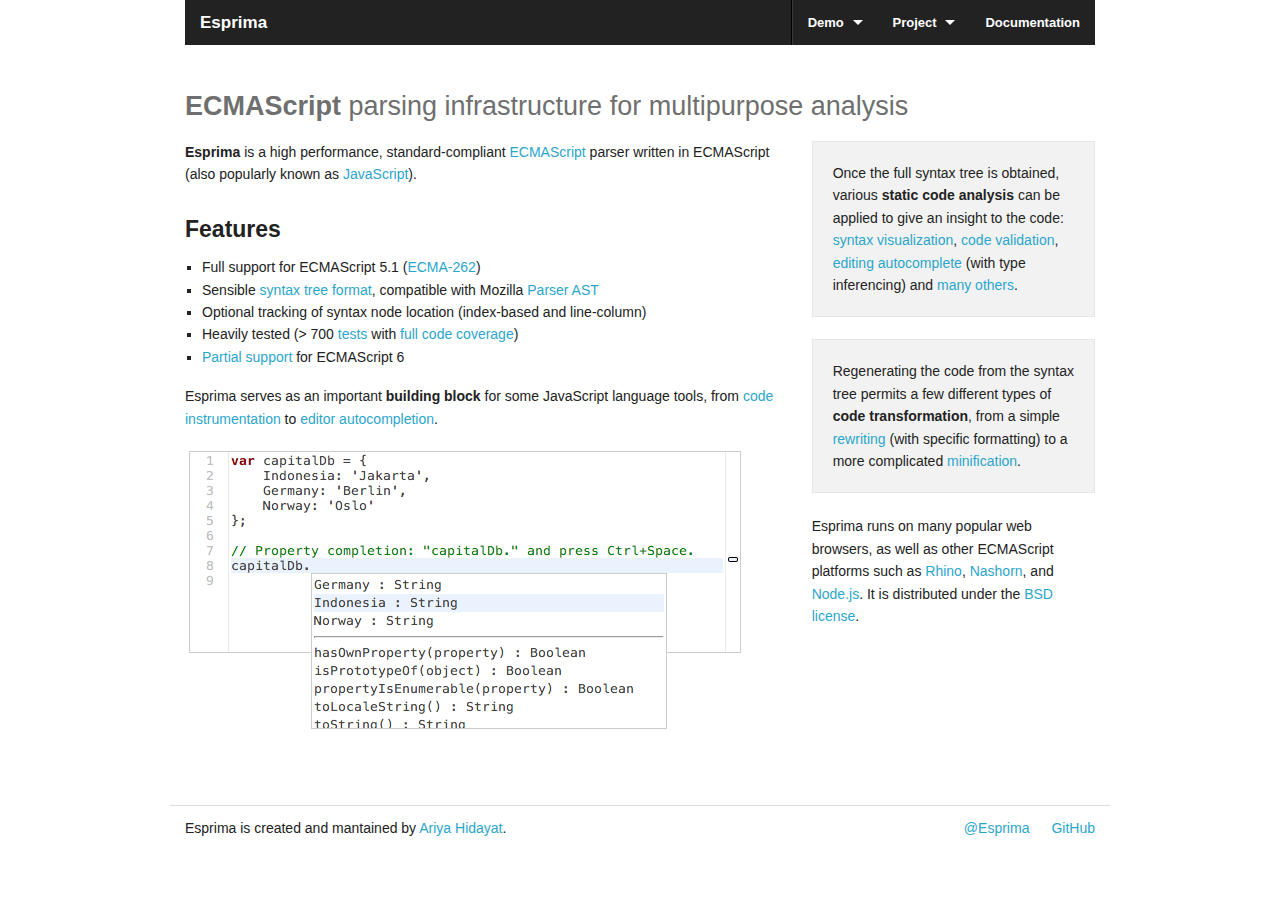
<file: velvet/lib/VELVET/esprima-master/index.html>
<!DOCTYPE html>
<!--[if IE 8]>    <html class="no-js lt-ie9" lang="en"> <![endif]-->
<!--[if gt IE 8]><!--> <html class="no-js" lang="en"> <!--<![endif]-->

<head>
  <meta charset="utf-8" />
  <title>Esprima</title>
  <meta name="viewport" content="width=device-width" />
  <link rel="stylesheet" type="text/css" href="assets/style.css"/>
  <link rel="stylesheet" href="assets/foundation/foundation.min.css">
</head>

<body>

  <!-- Navigation bar -->
  <div class="row">
    <div class="twelve columns">
      <nav class="top-bar">
        <ul>
          <li class="name">
             <h1><a href="#">Esprima</a></h1>
          </li>
        </ul>
        <section>
          <ul class="right">
            <li class="divider show-for-medium-and-up"></li>
            <li class="has-dropdown">
              <a href="demo/index.html">Demo</a>
              <ul class="dropdown">
                <li><label>Static Analysis</label></li>
                <li><a href="demo/parse.html">Online Parsing</a></li>
                <li><a href="demo/validate.html">Syntax Validator</a></li>
                <li><a href="demo/precedence.html">Operator Precedence</a></li>
                <li><a href="demo/collector.html">Regex Collector</a></li>
                <li><label>Dynamic Tracing</label></li>
                <li><a href="demo/functiontrace.html">Function Instrumentation</a></li>
                <li><label>Code Transformation</label></li>
                <li><a href="demo/rewrite.html">Source Rewrite</a></li>
                <li><a href="demo/minify.html">Minifiy &amp; Obfuscate</a></li>
                <li><label>Editing Tools</label></li>
                <li><a href="demo/highlight.html">Identifier Highlight</a></li>
                <li><a href="demo/rename.html">Rename Refactoring</a></li>
                <li><a href="demo/autocomplete.html">Autocomplete</a></li>
              </ul>
            </li>
            <li class="has-dropdown">
              <a href="#">Project</a>
              <ul class="dropdown">
                <li><a href="http://github.com/ariya/esprima">Git Repository</a></li>
                <li><a href="https://travis-ci.org/ariya/esprima">Continuous Integration</a></li>
                <li><a href="http://groups.google.com/group/esprima">Mailing List</a></li>
                <li><a href="http://issues.esprima.org/">Issue Tracker</a></li>
                <li class="divider"></li>
                <li><label>QA</label></li>
                <li><a href="test/index.html">Unit Tests</a></li>
                <li><a href="test/benchmarks.html">Benchmarks Suite</a></li>
                <li><a href="test/compat.html">Compatibility Tests</a></li>
                <li><a href="test/compare.html">Speed Comparison</a></li>
                <li><a href="test/module.html">Module Loading</a></li>
                <li><a href="test/coverage.html">Coverage Analysis</a></li>
              </ul>
            </li>
            <li><a href="doc/index.html">Documentation</a></li>
          </ul>
        </section>
      </nav>
    </div>
  </div>

  <!-- Title and subtitle -->
  <div class="row">
    <div class="twelve columns">
       <h3 class="subheader"><strong>ECMAScript</strong> parsing infrastructure for multipurpose analysis</h3>
    </div>
  </div>

  <!-- Main content -->
  <div class="row">
    <div class="eight columns">
      <p><strong>Esprima</strong> is a high performance, standard-compliant
      <a href="http://www.ecma-international.org/publications/standards/Ecma-262.htm">ECMAScript</a> parser written in ECMAScript (also popularly known as
      <a href="http://en.wikipedia.org/wiki/JavaScript">JavaScript</a>).</p>

      <div class="row">
        <div class="twelve columns">
          <h4>Features</h4>
          <ul class="square">
            <li>Full support for ECMAScript 5.1 (<a href="http://www.ecma-international.org/publications/standards/Ecma-262.htm">ECMA-262</a>)</li>
            <li>Sensible <a href="doc/index.html#ast">syntax tree format</a>, compatible with Mozilla <a href="https://developer.mozilla.org/en/SpiderMonkey/Parser_API">Parser AST</a></li>
            <li>Optional tracking of syntax node location (index-based and line-column)</li>
            <li>Heavily tested (&gt; 700 <a href="http://esprima.org/test/">tests</a> with <a href="http://esprima.org/test/coverage.html">full code coverage</a>)</li>
            <li><a href="doc/es6.html">Partial support</a> for ECMAScript 6</li>
          </ul>
          <p></p>
          <p>Esprima serves as an important <strong>building block</strong> for some JavaScript language tools,
          from <a href="demo/functiontrace.html">code instrumentation</a> to <a href="demo/autocomplete.html">editor autocompletion</a>.</p>
          <a href="demo/autocomplete.html"><img src="assets/images/autocomplete.png" width="562" height="295" alt="Autocomplete"></a></p>
        </div>
      </div>
    </div>

    <div class="four columns">
      <div class="panel">
          <p>Once the full syntax tree is obtained, various <strong>static code analysis</strong>
          can be applied to give an insight to the code: 
          <a href="demo/parse.html">syntax visualization</a>,
          <a href="demo/validate.html">code validation</a>,
          <a href="demo/autocomplete.html">editing autocomplete</a> (with type inferencing)
          and <a href="demo/index.html">many others</a>.</p>
      </div>
      <div class="panel">
          <p>Regenerating the code from the syntax tree permits a few different types of <strong>code transformation</strong>,
          from a simple <a href="demo/rewrite.html">rewriting</a> (with specific formatting) to
          a more complicated <a href="demo/minify.html">minification</a>.</p>
      </div>
      <p>Esprima runs on many popular web browsers, as well as other ECMAScript platforms such as
      <a href="http://www.mozilla.org/rhino">Rhino</a>,
      <a href="http://openjdk.java.net/projects/nashorn/">Nashorn</a>, and
      <a href="https://npmjs.org/package/esprima">Node.js</a>. It is distributed under the
      <a href="https://github.com/ariya/esprima/blob/master/LICENSE.BSD">BSD license</a>.</p>
    </div>
  </div>

  <!-- Footer -->
  <div class="row copyright">
    <div class="six columns">
      <p>Esprima is created and mantained by <a href="http://ariya.ofilabs.com/about">Ariya Hidayat</a>.</p>
    </div>
    <div class="six columns">
      <ul class="link-list right">
        <li><a href="http://twitter.com/esprima">@Esprima</a></li>
        <li><a href="https://github.com/ariya/esprima">GitHub</a></li>
      </ul>
    </div>
  </div>

</body>
</html>
</file>
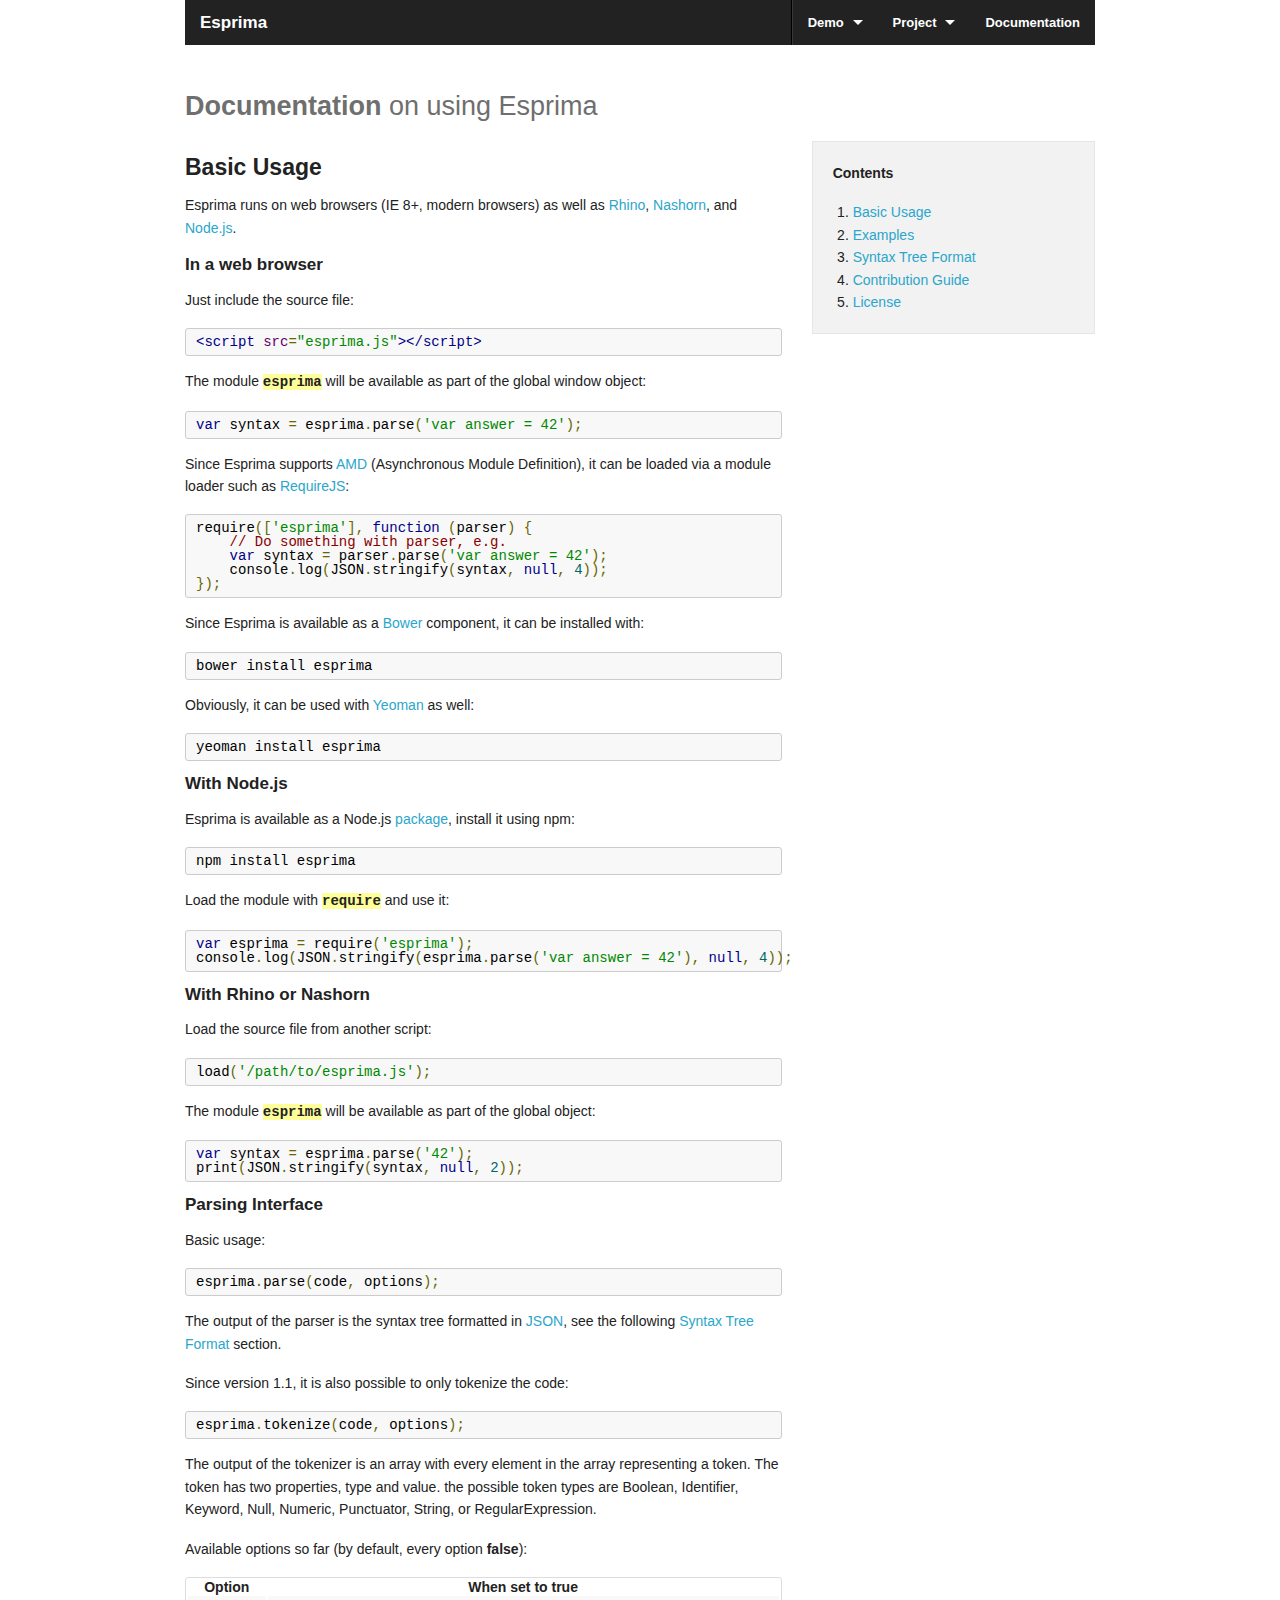
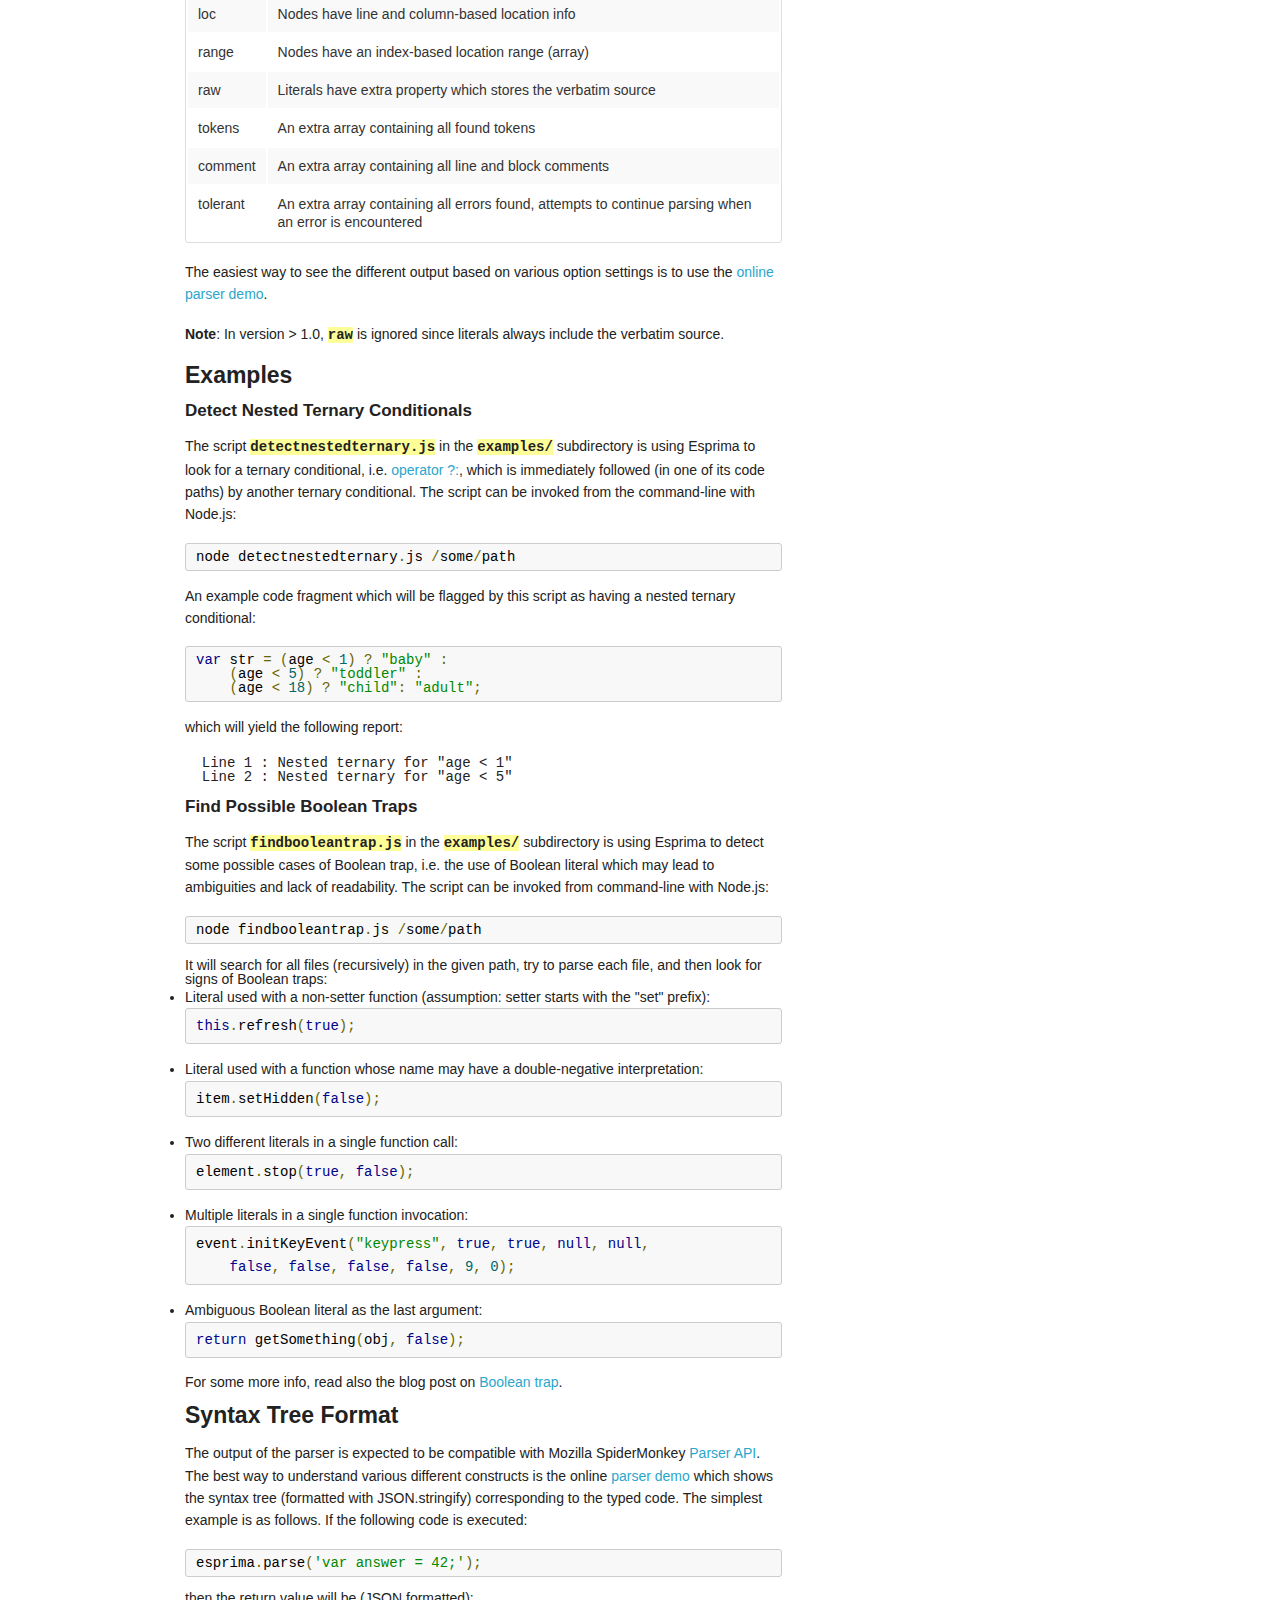
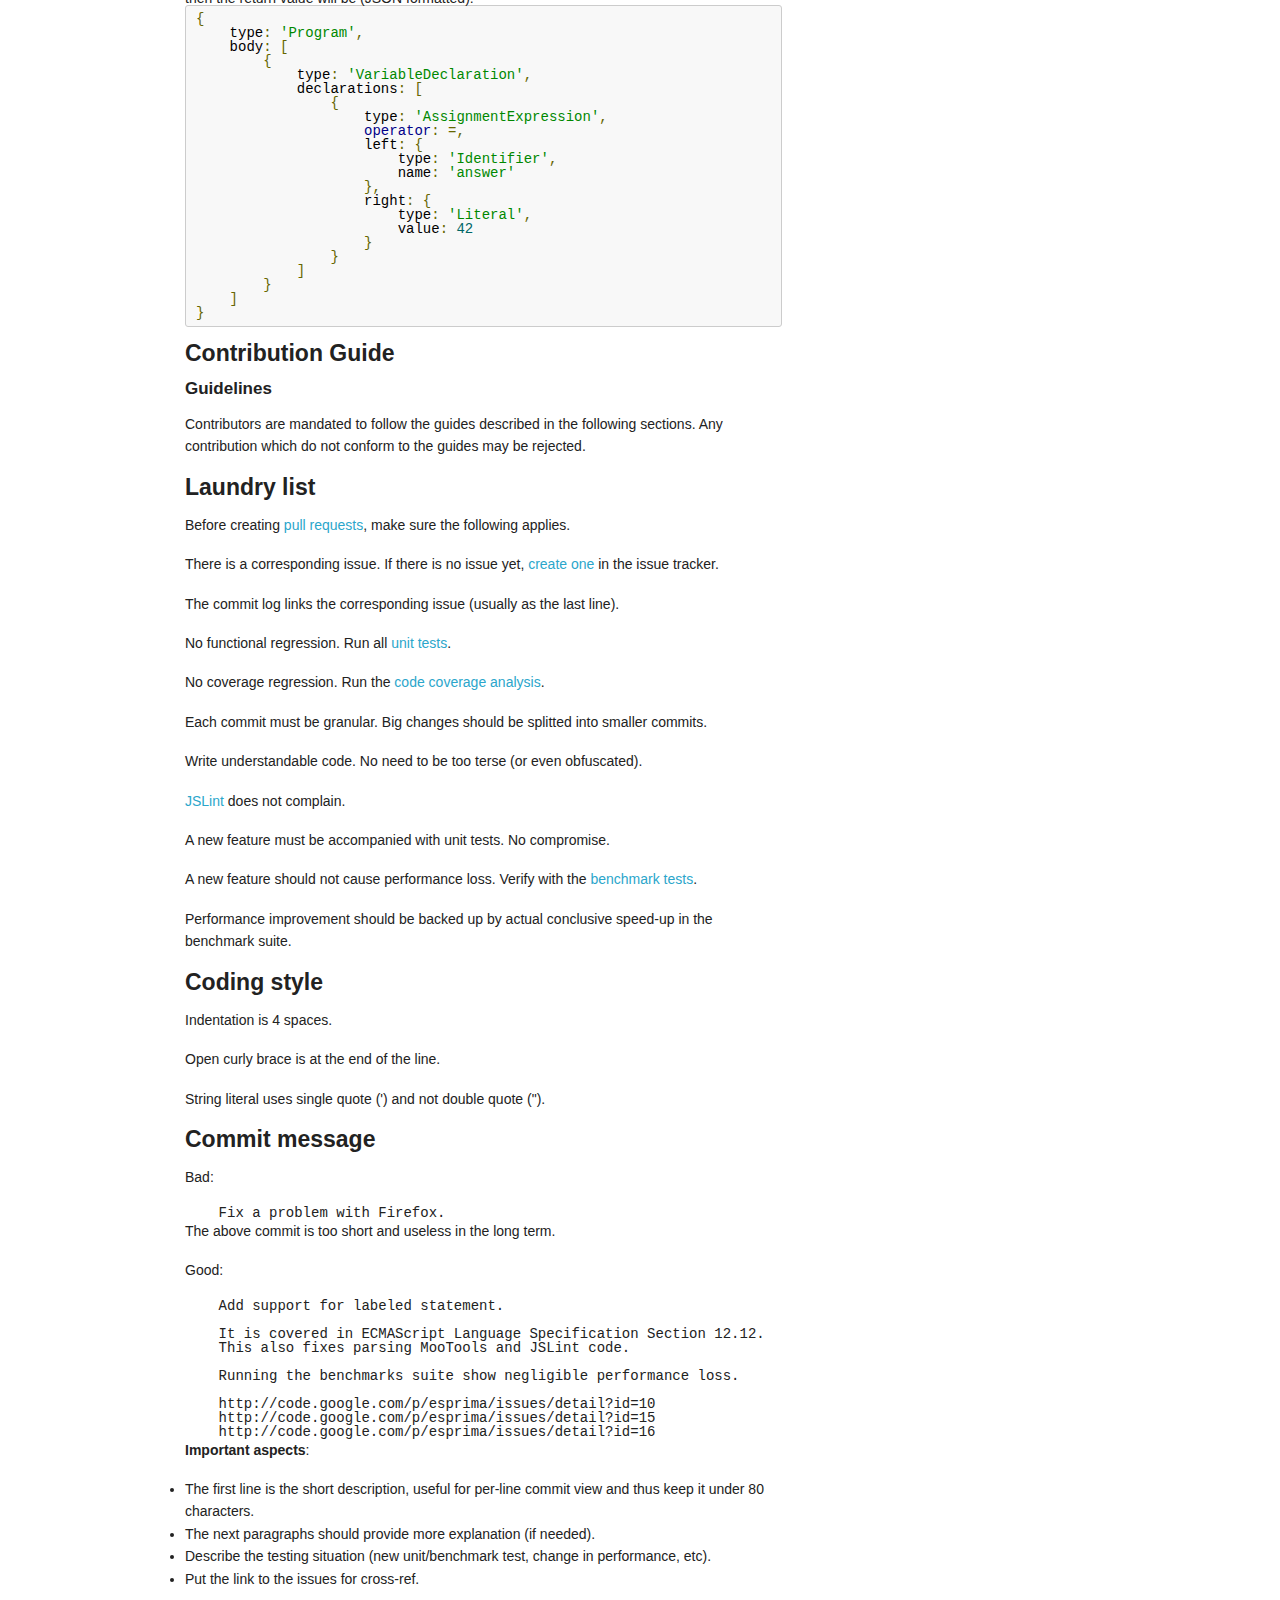
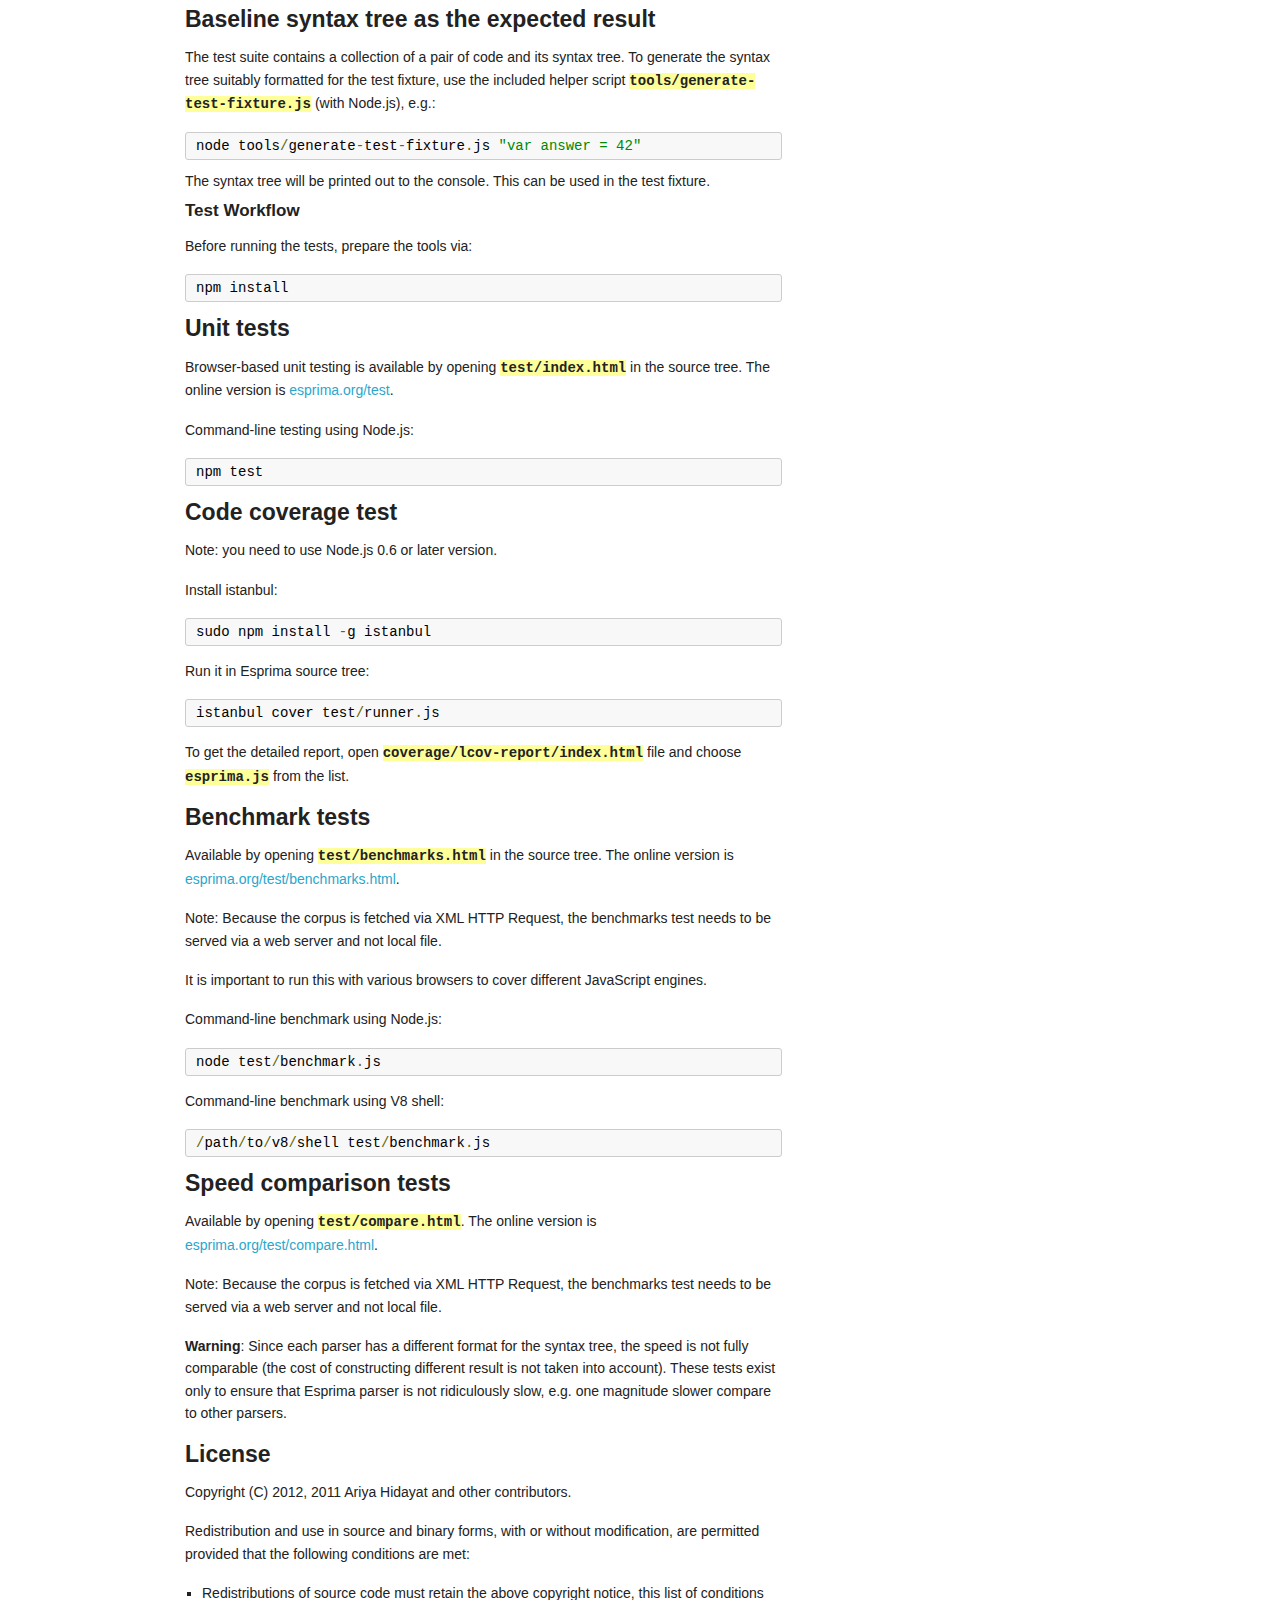
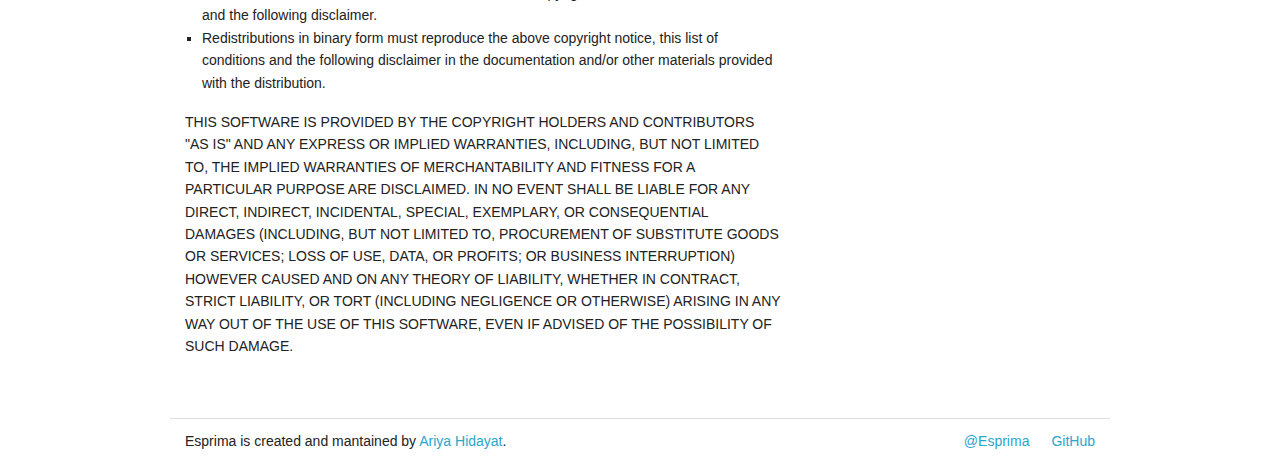
<file: velvet/lib/VELVET/esprima-master/doc/index.html>
<!DOCTYPE html>
<!--[if IE 8]>    <html class="no-js lt-ie9" lang="en"> <![endif]-->
<!--[if gt IE 8]><!--> <html class="no-js" lang="en"> <!--<![endif]-->

<head>
  <meta charset="utf-8" />
  <title>Esprima Documentation</title>
  <meta name="viewport" content="width=device-width" />
  <link rel="stylesheet" type="text/css" href="../assets/style.css"/>
  <link rel="stylesheet" href="../assets/foundation/foundation.min.css">
  <link rel="stylesheet" type="text/css" href="../assets/prettify/prettify.css"/>
  <script type="text/javascript" src="../assets/prettify/prettify.js"></script>
<style>
pre.prettyprint {
    border: 1px solid #ccc;
    background-color: #f8f8f8;
    border-radius: 3px;
    padding: 6px 10px;
    xfont-size: 13px;
    xline-height: 19px;
    margin-bottom: 14px;
}
</style>
</head>

<body onload="prettyPrint()">

  <!-- Navigation bar -->
  <div class="row">
    <div class="twelve columns">
      <nav class="top-bar">
        <ul>
          <li class="name">
             <h1><a href="../index.html">Esprima</a></h1>
          </li>
        </ul>
        <section>
          <ul class="right">
            <li class="divider show-for-medium-and-up"></li>
            <li class="has-dropdown">
              <a href="../demo/index.html">Demo</a>
              <ul class="dropdown">
                <li><label>Static Analysis</label></li>
                <li><a href="../demo/parse.html">Online Parsing</a></li>
                <li><a href="../demo/validate.html">Syntax Validator</a></li>
                <li><a href="../demo/precedence.html">Operator Precedence</a></li>
                <li><a href="../demo/collector.html">Regex Collector</a></li>
                <li><label>Dynamic Tracing</label></li>
                <li><a href="../demo/functiontrace.html">Function Instrumentation</a></li>
                <li><label>Code Transformation</label></li>
                <li><a href="../demo/rewrite.html">Source Rewrite</a></li>
                <li><a href="../demo/minify.html">Minifiy &amp; Obfuscate</a></li>
                <li><label>Editing Tools</label></li>
                <li><a href="../demo/highlight.html">Identifier Highlight</a></li>
                <li><a href="../demo/rename.html">Rename Refactoring</a></li>
                <li><a href="../demo/autocomplete.html">Autocomplete</a></li>
              </ul>
            </li>
            <li class="has-dropdown">
              <a href="#">Project</a>
              <ul class="dropdown">
                <li><a href="http://github.com/ariya/esprima">Git Repository</a></li>
                <li><a href="https://travis-ci.org/ariya/esprima">Continuous Integration</a></li>
                <li><a href="http://groups.google.com/group/esprima">Mailing List</a></li>
                <li><a href="http://issues.esprima.org/">Issue Tracker</a></li>
                <li class="divider"></li>
                <li><label>QA</label></li>
                <li><a href="../test/index.html">Unit Tests</a></li>
                <li><a href="../test/benchmarks.html">Benchmarks Suite</a></li>
                <li><a href="../test/compat.html">Compatibility Tests</a></li>
                <li><a href="../test/compare.html">Speed Comparison</a></li>
                <li><a href="../test/module.html">Module Loading</a></li>
                <li><a href="../test/coverage.html">Coverage Analysis</a></li>
              </ul>
            </li>
            <li><a href="../doc/index.html">Documentation</a></li>
          </ul>
        </section>
      </nav>
    </div>
  </div>

  <!-- Title and subtitle -->
  <div class="row">
    <div class="twelve columns">
       <h3 class="subheader"><strong>Documentation</strong> on using Esprima</h3>
    </div>
  </div>

  <!-- Main content -->
  <div class="row">
    <div class="eight columns">

<h4 id="usage">Basic Usage</h4>

<p>Esprima runs on web browsers (IE 8+, modern browsers) as well as
<a href="http://www.mozilla.org/rhino">Rhino</a>,
<a href="http://openjdk.java.net/projects/nashorn/">Nashorn</a>,
and <a href="http://nodejs.org">Node.js</a>.</p>

<h5>In a web browser</h5>

<p>Just include the source file:</p>

<pre class="prettyprint lang-html">
&lt;script src=&quot;esprima.js&quot;&gt;&lt;/script&gt;
</pre>

<p>The module <code>esprima</code> will be available as part of the global window object:</p>

<pre class="prettyprint lang-js">
var syntax = esprima.parse('var answer = 42');
</pre>

<p>Since Esprima supports <a href="https://github.com/amdjs/amdjs-api/wiki/AMD">AMD</a> (Asynchronous Module Definition), it can be loaded via a module loader such as <a href="http://requirejs.org">RequireJS</a>:</p>

<pre class="prettyprint lang-js">
require(['esprima'], function (parser) {
    // Do something with parser, e.g.
    var syntax = parser.parse('var answer = 42');
    console.log(JSON.stringify(syntax, null, 4));
});
</pre>

<p>Since Esprima is available as a <a href="http://twitter.github.com/bower/">Bower</a> component, it can be installed with:</p>

<pre class="prettyprint lang-bsh">
bower install esprima
</pre>

<p>Obviously, it can be used with <a href="http://yeoman.io/packagemanager.html">Yeoman</a> as well:</p>

<pre class="prettyprint lang-bsh">
yeoman install esprima
</pre>

<h5>With Node.js</h5>

<p>Esprima is available as a Node.js <a href="https://npmjs.org/package/esprima">package</a>, install it using npm:</p>

<pre class="prettyprint lang-bsh">
npm install esprima
</pre>

<p>Load the module with <code>require</code> and use it:</p>

<pre class="prettyprint lang-js">
var esprima = require('esprima');
console.log(JSON.stringify(esprima.parse('var answer = 42'), null, 4));
</pre>

<h5>With Rhino or Nashorn</h5>

<p>Load the source file from another script:</p>

<pre class="prettyprint lang-js">
load('/path/to/esprima.js');
</pre>

<p>The module <code>esprima</code> will be available as part of the global object:</p>

<pre class="prettyprint lang-js">
var syntax = esprima.parse('42');
print(JSON.stringify(syntax, null, 2));
</pre>

<h5>Parsing Interface</h5>

<p>Basic usage:

<pre class="prettyprint lang-js">
esprima.parse(code, options);
</pre>

<p>The output of the parser is the syntax tree formatted in <a href="http://www.json.org">JSON</a>, see the following <a href="#ast">Syntax Tree Format</a> section.</p>

<p>Since version 1.1, it is also possible to only tokenize the code:</p>

<pre class="prettyprint lang-js">
esprima.tokenize(code, options);
</pre>

<p>The output of the tokenizer is an array with every element in the array representing a token. The token has two properties, type and value. the possible token types are Boolean, Identifier, Keyword, Null, Numeric, Punctuator, String, or RegularExpression.</p>

<p>Available options so far (by default, every option <b>false</b>):</p>

<table>
    <tr>
        <th>Option</th>
        <th>When set to true</th>
    </tr>
    <tr>
        <td>loc</td>
        <td>Nodes have line and column-based location info</td>
    </tr>
    <tr>
        <td>range</td>
        <td>Nodes have an index-based location range (array)</td>
    </tr>
    <tr>
        <td>raw</td>
        <td>Literals have extra property which stores the verbatim source</td>
    </tr>
    <tr>
        <td>tokens</td>
        <td>An extra array containing all found tokens</td>
    </tr>
    <tr>
        <td>comment</td>
        <td>An extra array containing all line and block comments</td>
    </tr>
    <tr>
        <td>tolerant</td>
        <td>An extra array containing all errors found,
        attempts to continue parsing when an error is encountered</td>
    </tr>
</table>


<p>The easiest way to see the different output based on various option settings is to use the <a href="../demo/parse.html">online parser demo</a>.

<p><b>Note</b>: In version &gt; 1.0, <code>raw</code> is ignored since literals always include the verbatim source.</p>

<h4 id="examples">Examples</h4>

<h5 id="nestedternary">Detect Nested Ternary Conditionals</h5>

<p>The script <code>detectnestedternary.js</code> in the <code>examples/</code> subdirectory is using Esprima to look for a ternary conditional, i.e. <a href="http://en.wikipedia.org/wiki/%3F:">operator ?:</a>, which is immediately followed (in one of its code paths) by another ternary conditional. The script can be invoked from the command-line with Node.js:</p>

<pre class="prettyprint lang-bsh">
node detectnestedternary.js /some/path
</pre>

<p>An example code fragment which will be flagged by this script as having a nested ternary conditional:</p>

<pre class="prettyprint lang-js">
var str = (age < 1) ? "baby" :
    (age < 5) ? "toddler" :
    (age < 18) ? "child": "adult";
</pre>

<p>which will yield the following report:</p>

<pre>
  Line 1 : Nested ternary for "age &lt 1"
  Line 2 : Nested ternary for "age &lt 5"
</pre>

<h5 id="booleantrap">Find Possible Boolean Traps</h5>

<p>The script <code>findbooleantrap.js</code> in the <code>examples/</code> subdirectory is using Esprima to detect some possible cases of Boolean trap, i.e. the use of Boolean literal which may lead to ambiguities and lack of readability. The script can be invoked from command-line with Node.js:</p>

<pre class="prettyprint lang-bsh">
node findbooleantrap.js /some/path
</pre>

It will search for all files (recursively) in the given path, try to parse each file, and then look for signs of Boolean traps:

<ul>
<li>Literal used with a non-setter function (assumption: setter starts with the &quot;set&quot; prefix):</li>
<pre class="prettyprint lang-js">this.refresh(true);</pre>
<li>Literal used with a function whose name may have a double-negative interpretation:</li>
<pre class="prettyprint lang-js">item.setHidden(false);</pre>
<li>Two different literals in a single function call:</li>
<pre class="prettyprint lang-js">element.stop(true, false);</pre>
<li>Multiple literals in a single function invocation:</li>
<pre class="prettyprint lang-js">event.initKeyEvent("keypress", true, true, null, null,
    false, false, false, false, 9, 0);</pre>
<li>Ambiguous Boolean literal as the last argument:</li>
<pre class="prettyprint lang-js">return getSomething(obj, false);</pre>
</ul>

For some more info, read also the blog post on <a href="http://ariya.ofilabs.com/2011/08/hall-of-api-shame-boolean-trap.html">Boolean trap</a>.

<h4 id="ast">Syntax Tree Format</h4>

<p>The output of the parser is expected to be compatible with Mozilla SpiderMonkey <a href="https://developer.mozilla.org/en/SpiderMonkey/Parser_API">Parser API</a>.
The best way to understand various different constructs is the online <a href="../demo/parse.html">parser demo</a> which shows the syntax tree (formatted with JSON.stringify) corresponding to the typed code.

The simplest example is as follows. If the following code is executed:

<pre class="prettyprint lang-js">
esprima.parse('var answer = 42;');
</pre>

then the return value will be (JSON formatted):

<pre class="prettyprint lang-js">
{
    type: 'Program',
    body: [
        {
            type: 'VariableDeclaration',
            declarations: [
                {
                    type: 'AssignmentExpression',
                    operator: =,
                    left: {
                        type: 'Identifier',
                        name: 'answer'
                    },
                    right: {
                        type: 'Literal',
                        value: 42
                    }
                }
            ]
        }
    ]
}
</pre>

<h4 id="contribution">Contribution Guide</h4>

<h5>Guidelines</h5>

<p>Contributors are mandated to follow the guides described in the following sections. Any contribution which do not conform to the guides may be rejected.</p>

<h4>Laundry list</h4>

<p>Before creating <a href="http://help.github.com/pull-requests/">pull requests</a>, make sure the following applies.</p>

<p>There is a corresponding issue. If there is no issue yet, <a href="http://code.google.com/p/esprima/issues/entry">create one</a> in the issue tracker.</p>

<p>The commit log links the corresponding issue (usually as the last line).</p>

<p>No functional regression. Run all <a href="#unittests">unit tests</a>.</p>

<p>No coverage regression. Run the <a href="#coverage">code coverage analysis</a>.</p>

<p>Each commit must be granular. Big changes should be splitted into smaller commits.</p>

<p>Write understandable code. No need to be too terse (or even obfuscated).</p>

<p><a href="http://jslint.com">JSLint</a> does not complain.</p>

<p>A new feature must be accompanied with unit tests. No compromise.</p>

<p>A new feature should not cause performance loss. Verify with the <a href="#benchmark">benchmark tests</a>.</p>

<p>Performance improvement should be backed up by actual conclusive speed-up in the benchmark suite.</p>

<h4>Coding style</h4>

<p>Indentation is 4 spaces.</p>

<p>Open curly brace is at the end of the line.</p>

<p>String literal uses single quote (') and not double quote (").</p>

<h4>Commit message</h4>

<p>Bad:</p>

<pre>
    Fix a problem with Firefox.
</pre>

<p>The above commit is too short and useless in the long term.</p>

<p>Good:</p>

<pre>
    Add support for labeled statement.

    It is covered in ECMAScript Language Specification Section 12.12.
    This also fixes parsing MooTools and JSLint code.

    Running the benchmarks suite show negligible performance loss.

    http://code.google.com/p/esprima/issues/detail?id=10
    http://code.google.com/p/esprima/issues/detail?id=15
    http://code.google.com/p/esprima/issues/detail?id=16
</pre>

<p><strong>Important aspects</strong>:</p>

<ul>
<li>The first line is the short description, useful for per-line commit view and thus keep it under 80 characters.</li>
<li>The next paragraphs should provide more explanation (if needed).</li>
<li>Describe the testing situation (new unit/benchmark test, change in performance, etc).</li>
<li>Put the link to the issues for cross-ref.</li>
</ul>

<h4>Baseline syntax tree as the expected result</h4>

<p>The test suite contains a collection of a pair of code and its syntax tree. To generate the syntax tree suitably formatted for the test fixture, use the included helper script <code>tools/generate-test-fixture.js</code> (with Node.js), e.g.:

<pre class="prettyprint lang-bsh">
node tools/generate-test-fixture.js "var answer = 42"
</pre>

The syntax tree will be printed out to the console. This can be used in the test fixture.

<h5 id="tests">Test Workflow</h5>

<p>Before running the tests, prepare the tools via:</p>

<pre class="prettyprint lang-bsh">
npm install
</pre>

<h4 id="unittests">Unit tests</h4>

<p>Browser-based unit testing is available by opening <code>test/index.html</code> in the source tree. The online version is <a href="http://esprima.org/test">esprima.org/test</a>.</p>

<p>Command-line testing using Node.js:</p>

<pre class="prettyprint">npm test</pre>

<h4 id="coverage">Code coverage test</h4>

<p>Note: you need to use Node.js 0.6 or later version.</p>

<p>Install istanbul:</p>

<pre class="prettyprint lang-bsh">sudo npm install -g istanbul</pre>

<p>Run it in Esprima source tree:</p>

<pre class="prettyprint lang-bsh">istanbul cover test/runner.js</pre>

<p>To get the detailed report, open <code>coverage/lcov-report/index.html</code> file and choose <code>esprima.js</code> from the list.</p>

<h4 id="benchmark">Benchmark tests</h4>

<p>Available by opening <code>test/benchmarks.html</code> in the source tree. The online version is <a href="http://esprima.org/test/benchmarks.html">esprima.org/test/benchmarks.html</a>.</p>

<p>Note: Because the corpus is fetched via XML HTTP Request, the benchmarks test needs to be served via a web server and not local file.</p>

<p>It is important to run this with various browsers to cover different JavaScript engines.</p>

<p>Command-line benchmark using Node.js:</p>

<pre class="prettyprint lang-bsh">node test/benchmark.js</pre>

<p>Command-line benchmark using V8 shell:</p>

<pre class="prettyprint lang-bsh">/path/to/v8/shell test/benchmark.js</pre>

<h4>Speed comparison tests</h4>

<p>Available by opening <code>test/compare.html</code>. The online version is <a href="http://esprima.org/test/compare.html">esprima.org/test/compare.html</a>.</p>

<p>Note: Because the corpus is fetched via XML HTTP Request, the benchmarks test needs to be served via a web server and not local file.</p>

<p><strong>Warning</strong>: Since each parser has a different format for the syntax tree, the speed is not fully comparable (the cost of constructing different result is not taken into account). These tests exist only to ensure that Esprima parser is not ridiculously slow, e.g. one magnitude slower compare to other parsers.</p>

<h4 id="license">License</h4>

<p>Copyright (C) 2012, 2011 Ariya Hidayat and other contributors.</p>

<p>Redistribution and use in source and binary forms, with or without modification, are permitted provided that the following conditions are met:</p>
<ul class="square">
<li>Redistributions of source code must retain the above copyright notice, this list of conditions and the following disclaimer.</li>
<li>Redistributions in binary form must reproduce the above copyright notice, this list of conditions and the following disclaimer in the documentation and/or other materials provided with the distribution.</li>
</ul>

<p>THIS SOFTWARE IS PROVIDED BY THE COPYRIGHT HOLDERS AND CONTRIBUTORS "AS IS" AND ANY EXPRESS OR IMPLIED WARRANTIES, INCLUDING, BUT NOT LIMITED TO, THE IMPLIED WARRANTIES OF MERCHANTABILITY AND FITNESS FOR A PARTICULAR PURPOSE ARE DISCLAIMED. IN NO EVENT SHALL BE LIABLE FOR ANY DIRECT, INDIRECT, INCIDENTAL, SPECIAL, EXEMPLARY, OR CONSEQUENTIAL DAMAGES (INCLUDING, BUT NOT LIMITED TO, PROCUREMENT OF SUBSTITUTE GOODS OR SERVICES; LOSS OF USE, DATA, OR PROFITS; OR BUSINESS INTERRUPTION) HOWEVER CAUSED AND ON ANY THEORY OF LIABILITY, WHETHER IN CONTRACT, STRICT LIABILITY, OR TORT (INCLUDING NEGLIGENCE OR OTHERWISE) ARISING IN ANY WAY OUT OF THE USE OF THIS SOFTWARE, EVEN IF ADVISED OF THE POSSIBILITY OF SUCH DAMAGE.</p>

    </div>

    <div class="four columns">
      <div class="panel">
        <p><b>Contents</b></p>
        <ol>
        <li><a href="#usage">Basic Usage</a></li>
        <li><a href="#examples">Examples</a></li>
        <li><a href="#ast">Syntax Tree Format</a></li>
        <li><a href="#contribution">Contribution Guide</a></li>
        <li><a href="#license">License</a></li>
        </ol>
      </div>
    </div>
  </div>

  <!-- Footer -->
  <div class="row copyright">
    <div class="six columns">
      <p>Esprima is created and mantained by <a href="http://ariya.ofilabs.com/about">Ariya Hidayat</a>.</p>
    </div>
    <div class="six columns">
      <ul class="link-list right">
        <li><a href="http://twitter.com/esprima">@Esprima</a></li>
        <li><a href="https://github.com/ariya/esprima">GitHub</a></li>
      </ul>
    </div>
  </div>

</body>
</html>
</file>
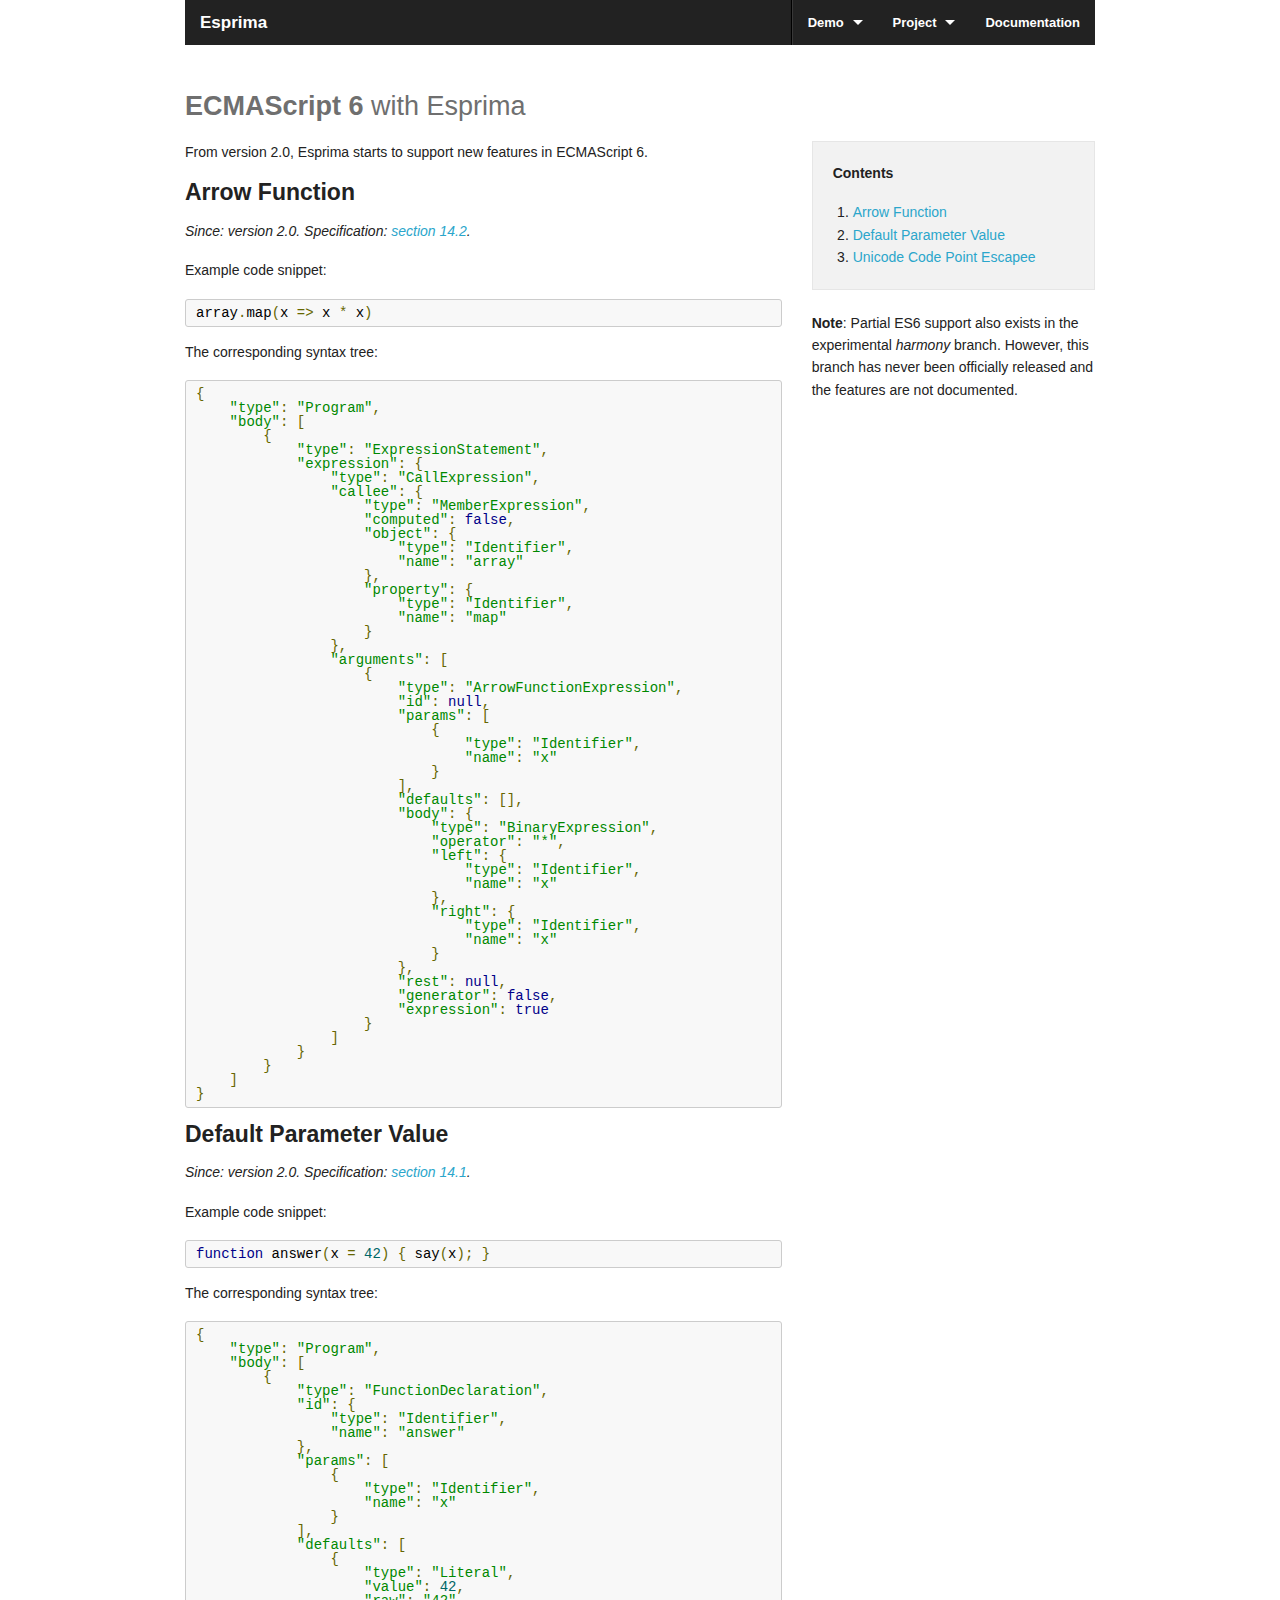
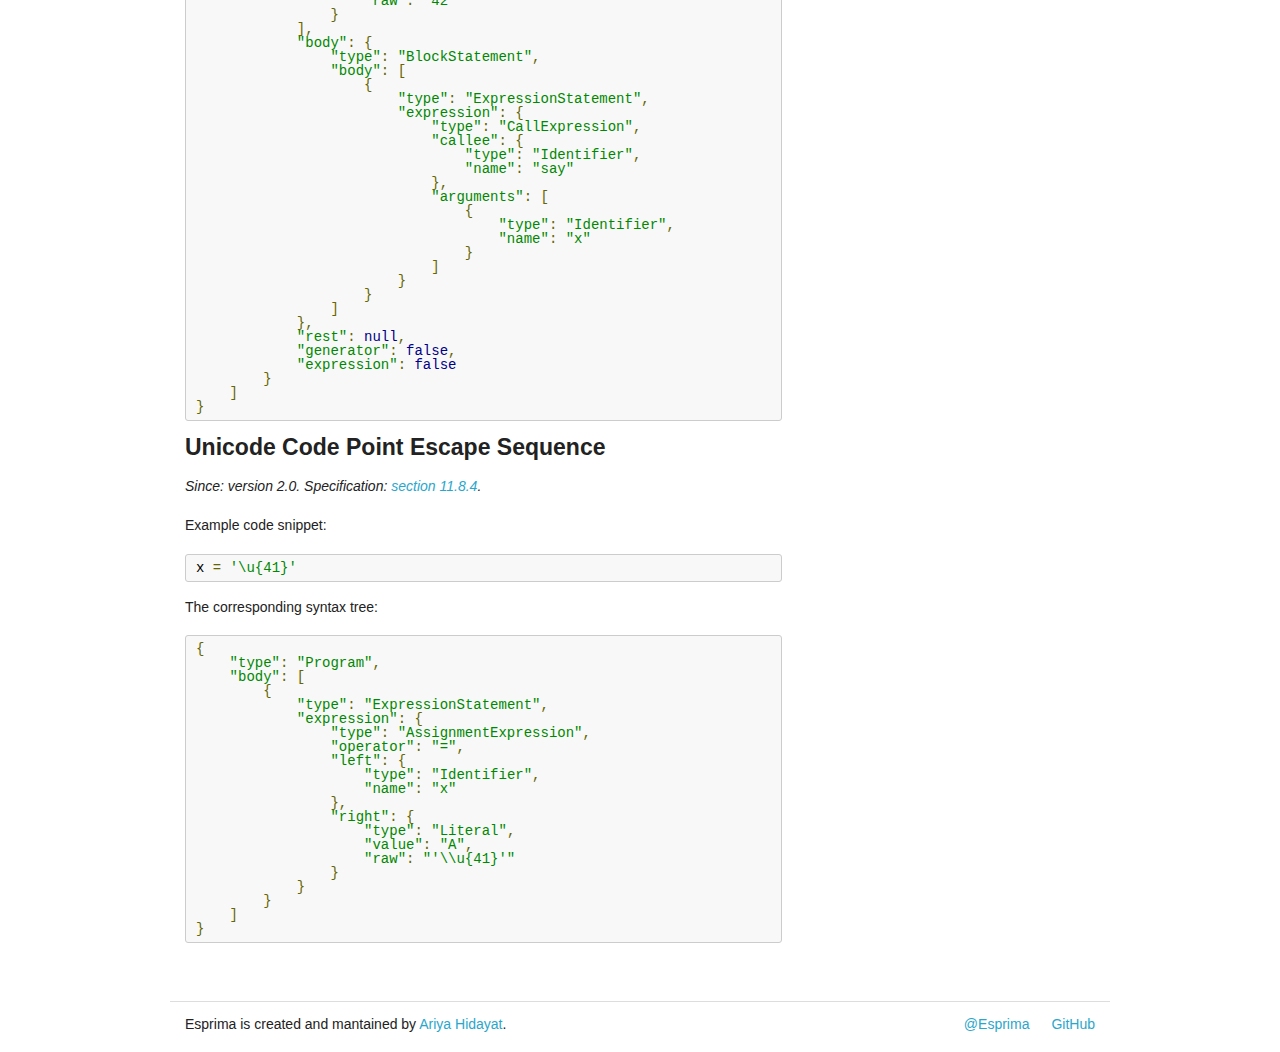
<file: velvet/lib/VELVET/esprima-master/doc/es6.html>
<!DOCTYPE html>
<!--[if IE 8]>    <html class="no-js lt-ie9" lang="en"> <![endif]-->
<!--[if gt IE 8]><!--> <html class="no-js" lang="en"> <!--<![endif]-->

<head>
  <meta charset="utf-8" />
  <title>ECMAScript 6 Support in Esprima</title>
  <meta name="viewport" content="width=device-width" />
  <link rel="stylesheet" type="text/css" href="../assets/style.css"/>
  <link rel="stylesheet" href="../assets/foundation/foundation.min.css">
  <link rel="stylesheet" type="text/css" href="../assets/prettify/prettify.css"/>
  <script type="text/javascript" src="../assets/prettify/prettify.js"></script>
<style>
pre.prettyprint {
    border: 1px solid #ccc;
    background-color: #f8f8f8;
    border-radius: 3px;
    padding: 6px 10px;
    xfont-size: 13px;
    xline-height: 19px;
    margin-bottom: 14px;
}
</style>
</head>

<body onload="prettyPrint()">

  <!-- Navigation bar -->
  <div class="row">
    <div class="twelve columns">
      <nav class="top-bar">
        <ul>
          <li class="name">
             <h1><a href="../index.html">Esprima</a></h1>
          </li>
        </ul>
        <section>
          <ul class="right">
            <li class="divider show-for-medium-and-up"></li>
            <li class="has-dropdown">
              <a href="../demo/index.html">Demo</a>
              <ul class="dropdown">
                <li><label>Static Analysis</label></li>
                <li><a href="../demo/parse.html">Online Parsing</a></li>
                <li><a href="../demo/validate.html">Syntax Validator</a></li>
                <li><a href="../demo/precedence.html">Operator Precedence</a></li>
                <li><a href="../demo/collector.html">Regex Collector</a></li>
                <li><label>Dynamic Tracing</label></li>
                <li><a href="../demo/functiontrace.html">Function Instrumentation</a></li>
                <li><label>Code Transformation</label></li>
                <li><a href="../demo/rewrite.html">Source Rewrite</a></li>
                <li><a href="../demo/minify.html">Minifiy &amp; Obfuscate</a></li>
                <li><label>Editing Tools</label></li>
                <li><a href="../demo/highlight.html">Identifier Highlight</a></li>
                <li><a href="../demo/rename.html">Rename Refactoring</a></li>
                <li><a href="../demo/autocomplete.html">Autocomplete</a></li>
              </ul>
            </li>
            <li class="has-dropdown">
              <a href="#">Project</a>
              <ul class="dropdown">
                <li><a href="http://github.com/ariya/esprima">Git Repository</a></li>
                <li><a href="https://travis-ci.org/ariya/esprima">Continuous Integration</a></li>
                <li><a href="http://groups.google.com/group/esprima">Mailing List</a></li>
                <li><a href="http://issues.esprima.org/">Issue Tracker</a></li>
                <li class="divider"></li>
                <li><label>QA</label></li>
                <li><a href="../test/index.html">Unit Tests</a></li>
                <li><a href="../test/benchmarks.html">Benchmarks Suite</a></li>
                <li><a href="../test/compat.html">Compatibility Tests</a></li>
                <li><a href="../test/compare.html">Speed Comparison</a></li>
                <li><a href="../test/module.html">Module Loading</a></li>
                <li><a href="../test/coverage.html">Coverage Analysis</a></li>
              </ul>
            </li>
            <li><a href="../doc/index.html">Documentation</a></li>
          </ul>
        </section>
      </nav>
    </div>
  </div>

  <!-- Title and subtitle -->
  <div class="row">
    <div class="twelve columns">
       <h3 class="subheader"><strong>ECMAScript 6</strong> with Esprima</h3>
    </div>
  </div>

  <!-- Main content -->
  <div class="row">
    <div class="eight columns">

<p>From version 2.0, Esprima starts to support new features in ECMAScript 6.</p>

<h4 id="arrowfunction">Arrow Function</h4>

<p><em>Since: version 2.0. Specification: <a href="https://people.mozilla.org/~jorendorff/es6-draft.html#sec-arrow-function-definitions">section 14.2</a>.</em></p>

<p>Example code snippet:</p>

<pre class="prettyprint lang-js">
array.map(x => x * x)
</pre>


<p>The corresponding syntax tree:</p>

<pre class="prettyprint lang-json">
{
    "type": "Program",
    "body": [
        {
            "type": "ExpressionStatement",
            "expression": {
                "type": "CallExpression",
                "callee": {
                    "type": "MemberExpression",
                    "computed": false,
                    "object": {
                        "type": "Identifier",
                        "name": "array"
                    },
                    "property": {
                        "type": "Identifier",
                        "name": "map"
                    }
                },
                "arguments": [
                    {
                        "type": "ArrowFunctionExpression",
                        "id": null,
                        "params": [
                            {
                                "type": "Identifier",
                                "name": "x"
                            }
                        ],
                        "defaults": [],
                        "body": {
                            "type": "BinaryExpression",
                            "operator": "*",
                            "left": {
                                "type": "Identifier",
                                "name": "x"
                            },
                            "right": {
                                "type": "Identifier",
                                "name": "x"
                            }
                        },
                        "rest": null,
                        "generator": false,
                        "expression": true
                    }
                ]
            }
        }
    ]
}
</pre>

<h4 id="defaultparameter">Default Parameter Value</h4>

<p><em>Since: version 2.0. Specification: <a href="https://people.mozilla.org/~jorendorff/es6-draft.html#sec-function-definitions">section 14.1</a>.</em></p>

<p>Example code snippet:</p>

<pre class="prettyprint lang-js">
function answer(x = 42) { say(x); }
</pre>

<p>The corresponding syntax tree:</p>

<pre class="prettyprint lang-json">
{
    "type": "Program",
    "body": [
        {
            "type": "FunctionDeclaration",
            "id": {
                "type": "Identifier",
                "name": "answer"
            },
            "params": [
                {
                    "type": "Identifier",
                    "name": "x"
                }
            ],
            "defaults": [
                {
                    "type": "Literal",
                    "value": 42,
                    "raw": "42"
                }
            ],
            "body": {
                "type": "BlockStatement",
                "body": [
                    {
                        "type": "ExpressionStatement",
                        "expression": {
                            "type": "CallExpression",
                            "callee": {
                                "type": "Identifier",
                                "name": "say"
                            },
                            "arguments": [
                                {
                                    "type": "Identifier",
                                    "name": "x"
                                }
                            ]
                        }
                    }
                ]
            },
            "rest": null,
            "generator": false,
            "expression": false
        }
    ]
}
</pre>

<h4 id="codepointescape">Unicode Code Point Escape Sequence</h4>
<p><em>Since: version 2.0. Specification: <a href="https://people.mozilla.org/~jorendorff/es6-draft.html#sec-literals-string-literals">section 11.8.4</a>.</em></p>

<p>Example code snippet:</p>

<pre class="prettyprint lang-js">
x = '\u{41}'
</pre>

<p>The corresponding syntax tree:</p>

<pre class="prettyprint lang-js">
{
    "type": "Program",
    "body": [
        {
            "type": "ExpressionStatement",
            "expression": {
                "type": "AssignmentExpression",
                "operator": "=",
                "left": {
                    "type": "Identifier",
                    "name": "x"
                },
                "right": {
                    "type": "Literal",
                    "value": "A",
                    "raw": "'\\u{41}'"
                }
            }
        }
    ]
}
</pre>

    </div>

    <div class="four columns">
      <div class="panel">
          <p><b>Contents</b></p>
          <ol>
              <li><a href="#arrowfunction">Arrow Function</a></li>
              <li><a href="#defaultparameter">Default Parameter Value</a></li>
              <li><a href="#codepointescape">Unicode Code Point Escapee</a></li>
          </ol>
      </div>
      <p><strong>Note</strong>: Partial ES6 support also exists in the experimental <em>harmony</em> branch.
      However, this branch has never been officially released and the features are not documented.</p>

    </div>
  </div>

  <!-- Footer -->
  <div class="row copyright">
    <div class="six columns">
      <p>Esprima is created and mantained by <a href="http://ariya.ofilabs.com/about">Ariya Hidayat</a>.</p>
    </div>
    <div class="six columns">
      <ul class="link-list right">
        <li><a href="http://twitter.com/esprima">@Esprima</a></li>
        <li><a href="https://github.com/ariya/esprima">GitHub</a></li>
      </ul>
    </div>
  </div>

</body>
</html>
</file>
<file: velvet/lib/VELVET/esprima-master/assets/style.css>
a:hover, a:active {
    text-decoration: underline;
}

.top-bar a, .tabs a {
    text-decoration: none;
}

div.row.copyright {
    margin-top: 44px;
    padding-top: 11px;
    border-top: 1px solid #ddd;
}

.code {
    border-left: 3px solid #ddd;
    margin: 5px 3px 8px 15px;
    padding: 0 0 0 8px;
}

.textviewContainer {
    background-color: white;
}

.textviewContainer, .contentassist {
    font-family: 'Droid Sans Mono', Menlo, Consolas, 'Courier New', Courier, monospace, sans-serif;
    font-size: 10pt;
}
.contentassist {
    width: 400px;
}

pre#editor {
    border: 1px solid #ccc;
}

div#info {
    margin-top: 22px;
}

.textviewTooltip {
    color: black;
    background-color: #ffffcc;
    border-color: #aaa;
}

.annotationRange.readOccurrence {
    background-color: #ffffcc;
    border: none;
}

.annotationRange.writeOccurrence {
    background-color: #ffffcc;
    border: 1px solid #ffcc99;
    margin: -1px;
    border-radius: 4px;
}
</file>
<file: velvet/lib/VELVET/esprima-master/assets/prettify/prettify.css>
.pln{color:#000}@media screen{.str{color:#080}.kwd{color:#008}.com{color:#800}.typ{color:#606}.lit{color:#066}.pun,.opn,.clo{color:#660}.tag{color:#008}.atn{color:#606}.atv{color:#080}.dec,.var{color:#606}.fun{color:red}}@media print,projection{.str{color:#060}.kwd{color:#006;font-weight:bold}.com{color:#600;font-style:italic}.typ{color:#404;font-weight:bold}.lit{color:#044}.pun,.opn,.clo{color:#440}.tag{color:#006;font-weight:bold}.atn{color:#404}.atv{color:#060}}pre.prettyprint{padding:2px;border:1px solid #888}ol.linenums{margin-top:0;margin-bottom:0}li.L0,li.L1,li.L2,li.L3,li.L5,li.L6,li.L7,li.L8{list-style-type:none}li.L1,li.L3,li.L5,li.L7,li.L9{background:#eee}
</file>
